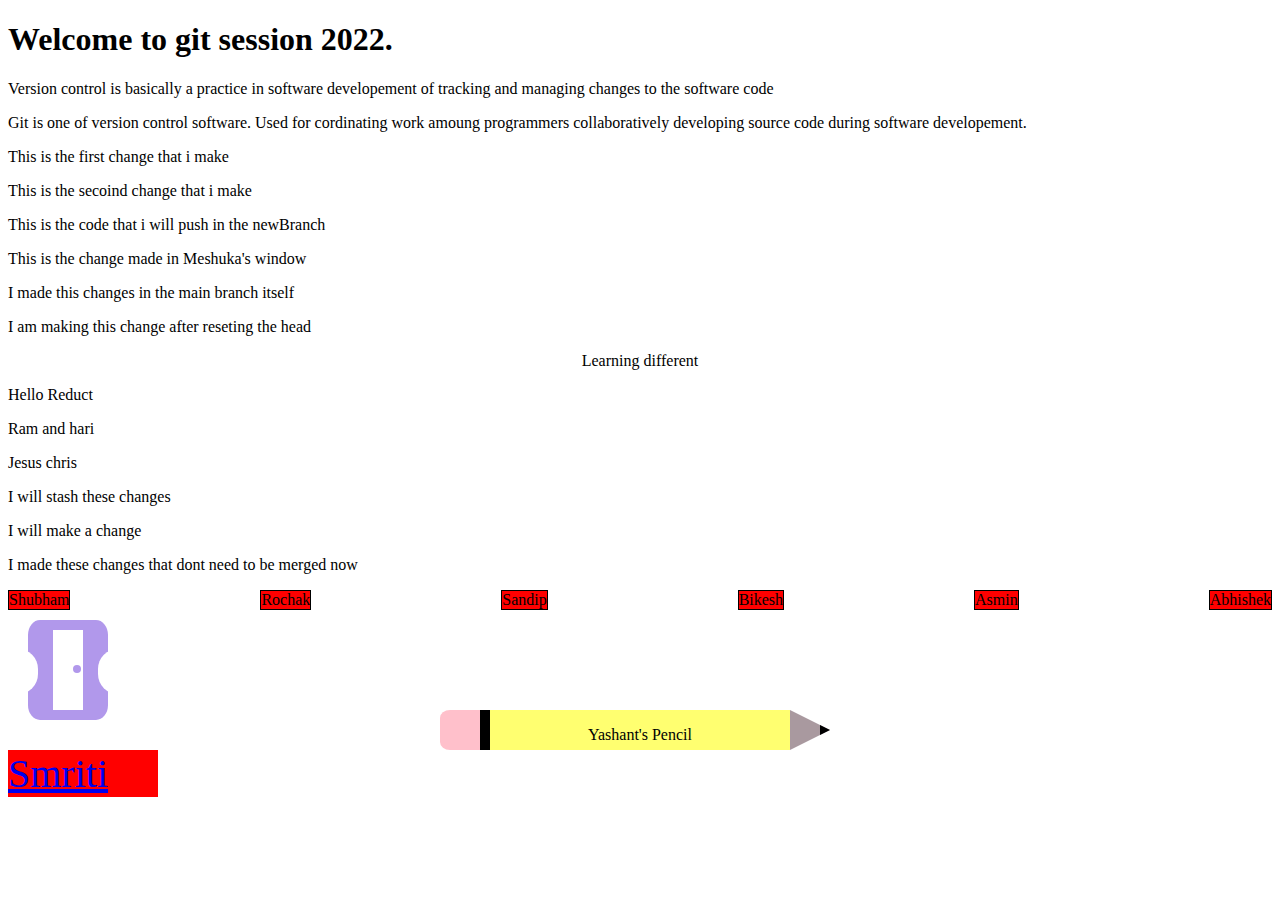
<file: index.html>
<!DOCTYPE html>
<html>

<head>

    <link rel="stylesheet" href="./index.css">



<body>
    <h1>Welcome to git session 2022.</h1>
    <p>Version control is basically a practice in software developement of tracking and managing changes to the software
        code</p>
    <p>Git is one of version control software. Used for cordinating work amoung programmers
        collaboratively developing source code during software developement.</p>
</body>
<p>This is the first change that i make</p>
<p>This is the secoind change that i make</p>
<p>This is the code that i will push in the newBranch</p>
<p>This is the change made in Meshuka's window</p>
<p>I made this changes in the main branch itself</p>
<p>I am making this change after reseting the head</p>
<p class="text-center"> Learning different</p>
<p> Hello Reduct </p>
<p>Ram and hari</p>
<p>Jesus chris</p>
<p>I will stash these changes</p>
<p>I will make a change</p>
<p>I made these changes that dont need to be merged now</p>

<!-- sharpener -->
<div class="sharpener">
    <div class="sharpener-1"></div>
    <div class="sharpener-2"></div>
    <div class="sharpener-3"></div>
    <div class="sharpener-4"></div>
</div>

<div class="colorChange">
    <div class="shubham">Shubham</div>
    <div class="rochak">Rochak</div>
    <div class="sandip">Sandip</div>
    <div class="bikesh">Bikesh</div>
    <div class="asmin">Asmin</div>
    <div class="abhishek">Abhishek</div>
   
    
</div>
<!-- Yashant loves drawing  -->
<div class="wrapper">
    <div id="eraser">
    </div>
    <div id="neck">
    </div>
    <div id="middle">
        <p class="middle"> Yashant's Pencil</p>
    </div>
    <div>
        <div class="arrow-right">
        </div>
    </div>


    <div id="tip">
    </div>
</div>
<!-- Yashant loves drawing  -->

<div class="smriti">
    <a href="smriti.html">Smriti</a>
</div>
</head>

</html>
</file>
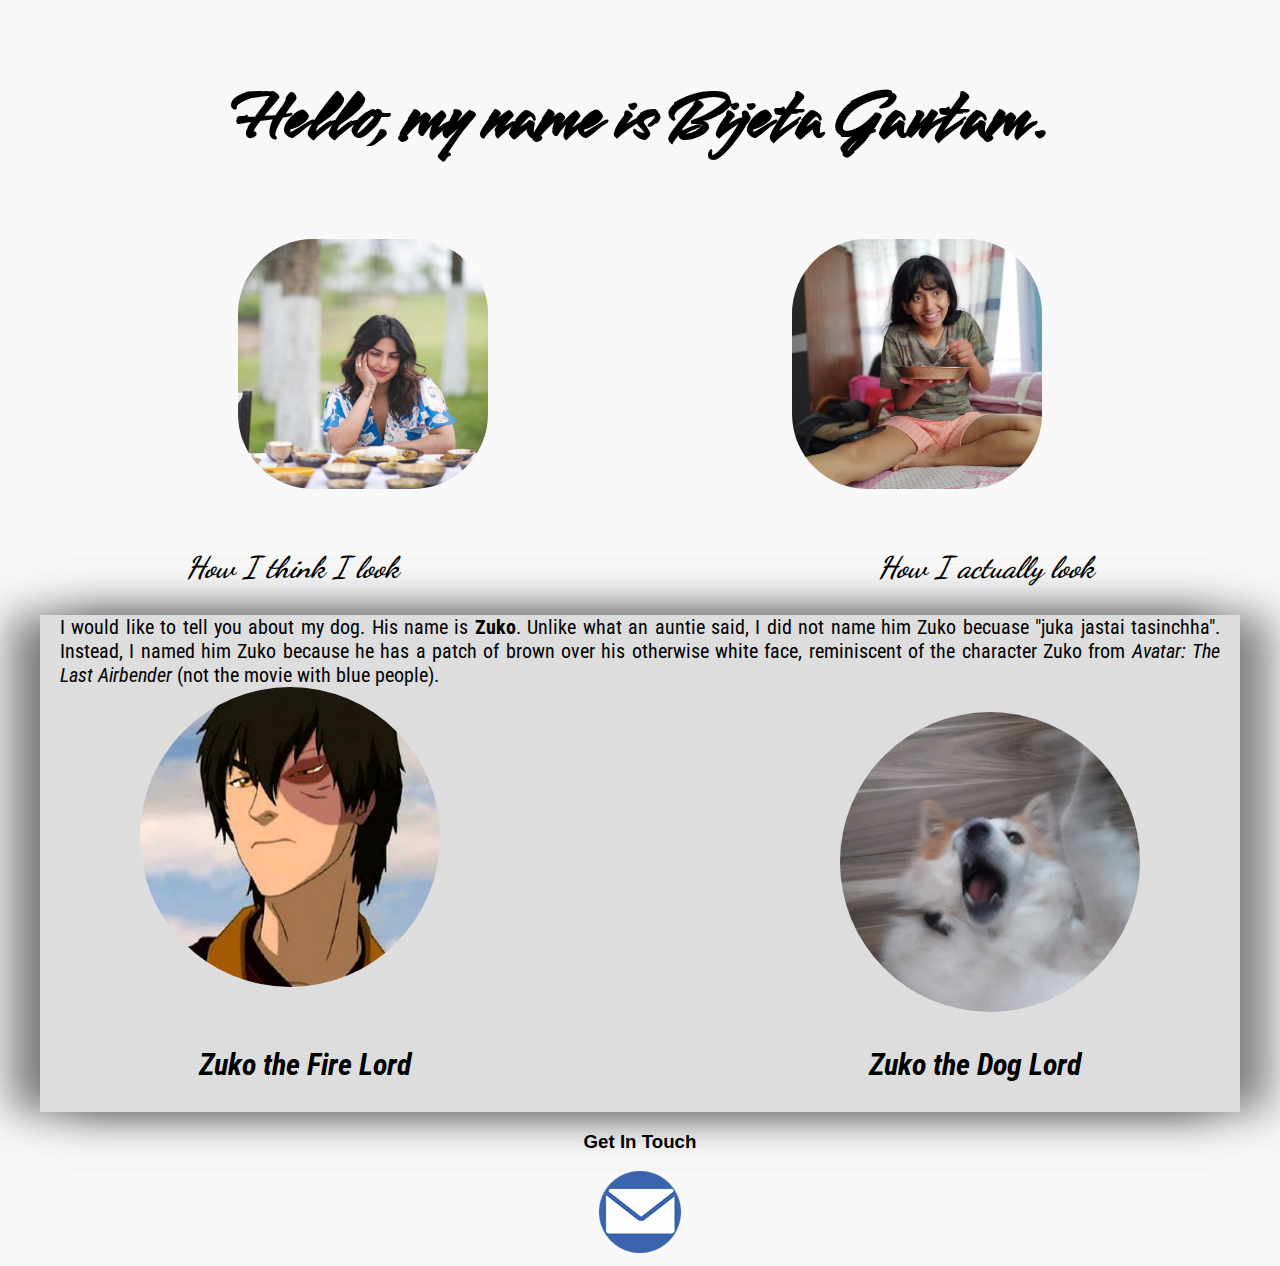
<file: bijeta.html>
<!DOCTYPE html>
<html lang="en">
<head>
    <meta charset="UTF-8">
    <meta http-equiv="X-UA-Compatible" content="IE=edge">
    <meta name="viewport" content="width=device-width, initial-scale=1.0">
    <link rel="stylesheet" href="bijeta.css">
    <title>Bijeta</title>
</head>
<body>
<main>

    <div class="introduction">
        <p> Hello, my name is Bijeta Gautam.</p>
    </div>

            <div class="PhotoLeft">
                <img src="./images/Priyanka-Chopra.jpg" alt="How I think I look">
            </div>
    
        <div class="PhotoRight">
            <img src="./images/Biz-real.jpg" alt="How I actually look">
        </div>

    <div class="CAPTION">
        <div class="Caption1">
            <p>How I think I look</p>
        </div>    
        <div class="Caption2">
            <p>How I actually look</p>
        </div>
    </div>

    <div class="guff">
        <div class="p1">I would like to tell you about my dog. His name is <b> Zuko</b>. Unlike what an auntie said, I did not name him Zuko becuase
            "juka jastai tasinchha". Instead, I named him Zuko because he has a patch of brown over his otherwise white face, reminiscent
            of the character Zuko from <i> Avatar: The Last Airbender </i> (not the movie with blue people).
        </div>

        <div class="PhotoLeftZuko">
            <img src="./images/zuko-cartoon.jpg" alt="Zuko from Avatar">
        </div>

        <div class="PhotoRightZuko">
            <img src="./images/zuko-dog.jpeg" alt="Zuko from my balcony">
        </div>

    <div class="CAPTION2">
        <div class="Caption1">
             <p>Zuko the Fire Lord</p>
         </div>    
        <div class="Caption2">
             <p>Zuko the Dog Lord</p>
        </div>

    </div>
    </div>

   <div class="contact">
        <h3>Get In Touch</h3>
        <a href="mailto: biijeta1@gmail.com"> <img src="./images/emailsmall.png" alt="" />
        </a>
    </div>
          
    

</main>
    
</body>
</html>
</file>
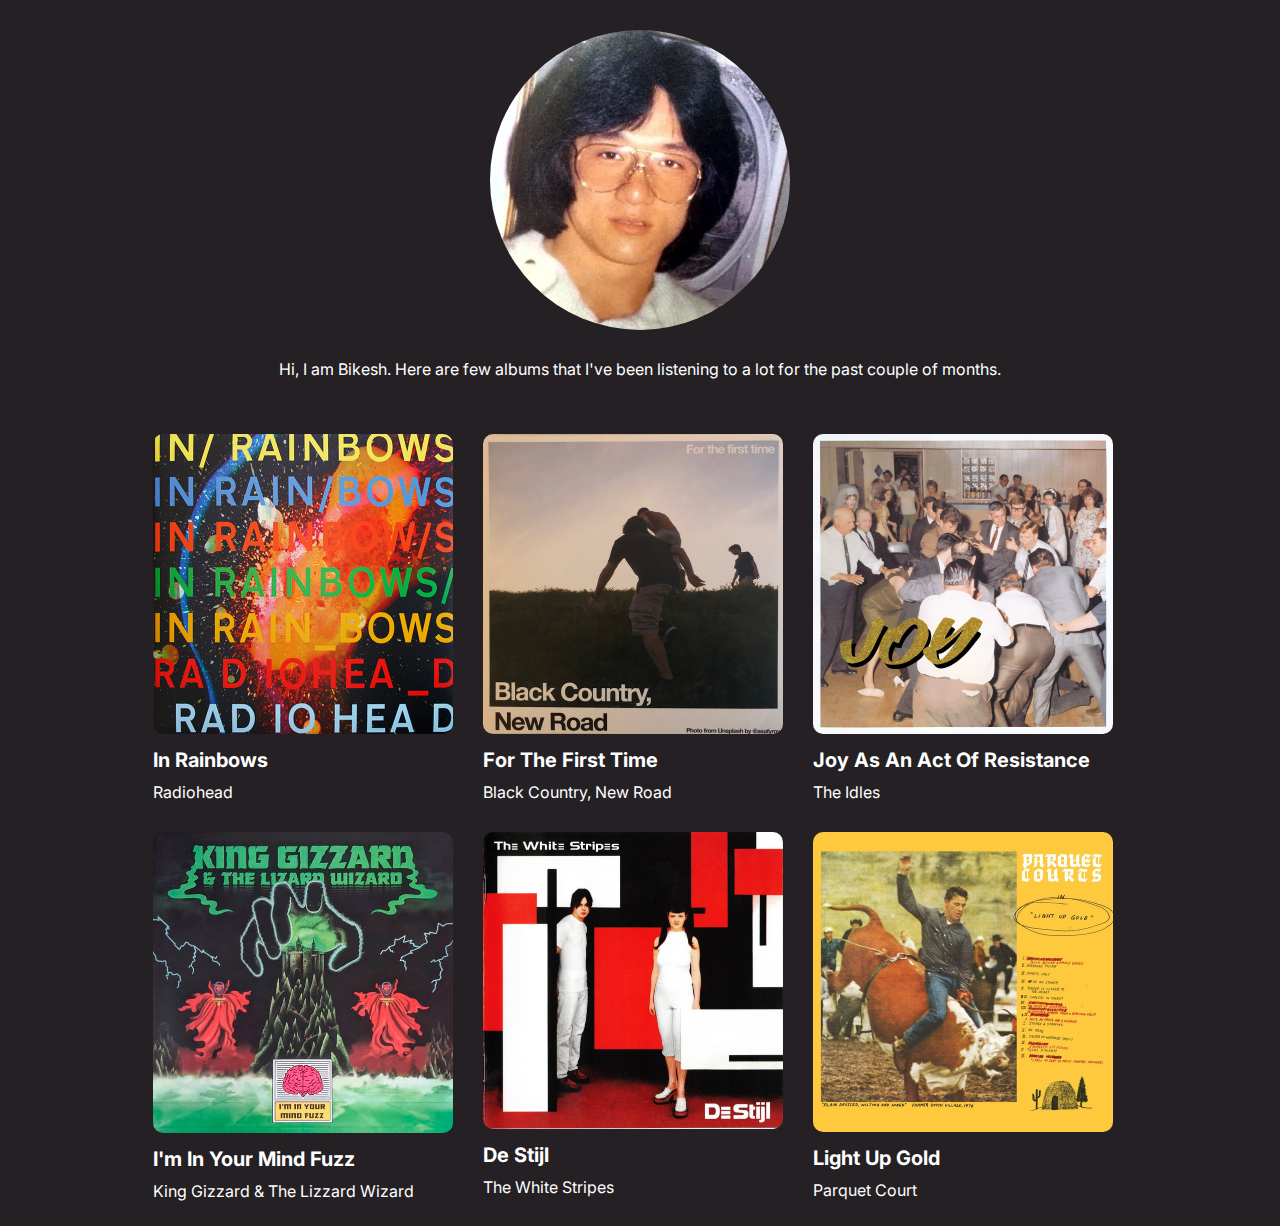
<file: bikesh.html>
<!DOCTYPE html>
<html lang="en">

<head>
    <meta charset="UTF-8">
    <meta http-equiv="X-UA-Compatible" content="IE=edge">
    <meta name="viewport" content="width=device-width, initial-scale=1.0">
    <link rel="preconnect" href="https://fonts.googleapis.com">
    <link rel="preconnect" href="https://fonts.gstatic.com" crossorigin>
    <link href="https://fonts.googleapis.com/css2?family=Inter:wght@100;200;300;400;500;600;700;800;900&display=swap"
        rel="stylesheet">
    <link rel="stylesheet" href="bikesh.css">
    <title>Bikesh</title>
</head>

<body>
    <main>
        <div class="profile">
            <div class="image-wrapper">
                <img src="./image/real_bikesh_image.jpg" alt="Photo of Bikesh circa 2022">
            </div>
            <div class="introduction">
                <p>Hi, I am Bikesh. Here are few albums that I've been listening to a lot for the past couple of months.
                </p>
            </div>
        </div>
        <div class="album-gallery">
            <div class="card">
                <div class="card-image">
                    <img src="./image/in-rainbows.jpg" alt="">
                </div>
                <p class="card-album">In Rainbows</p>
                <p class="card-artist">Radiohead</p>
            </div>
            <div class="card">
                <div class="card-image">
                    <img src="./image/for-the-first-time.jpg" alt="">
                </div>
                <p class="card-album">For The First Time</p>
                <p class="card-artist">Black Country, New Road</p>
            </div>
            <div class="card">
                <div class="card-image">
                    <img src="./image/joy.jpg" alt="">
                </div>
                <p class="card-album">Joy As An Act Of Resistance</p>
                <p class="card-artist">The Idles</p>
            </div>
            <div class="card">
                <div class="card-image">
                    <img src="./image/mind-fuzz.jpg" alt="">
                </div>
                <p class="card-album">I'm In Your Mind Fuzz</p>
                <p class="card-artist">King Gizzard & The Lizzard Wizard</p>
            </div>
            <div class="card">
                <div class="card-image">
                    <img src="./image/de-stijl.jpg" alt="">
                </div>
                <p class="card-album">De Stijl</p>
                <p class="card-artist">The White Stripes</p>
            </div>
            <div class="card">
                <div class="card-image">
                    <img src="./image/light-up-gold.jpg" alt="">
                </div>
                <p class="card-album">Light Up Gold</p>
                <p class="card-artist">Parquet Court</p>
            </div>
        </div>
    </main>
</body>

</html>
</file>
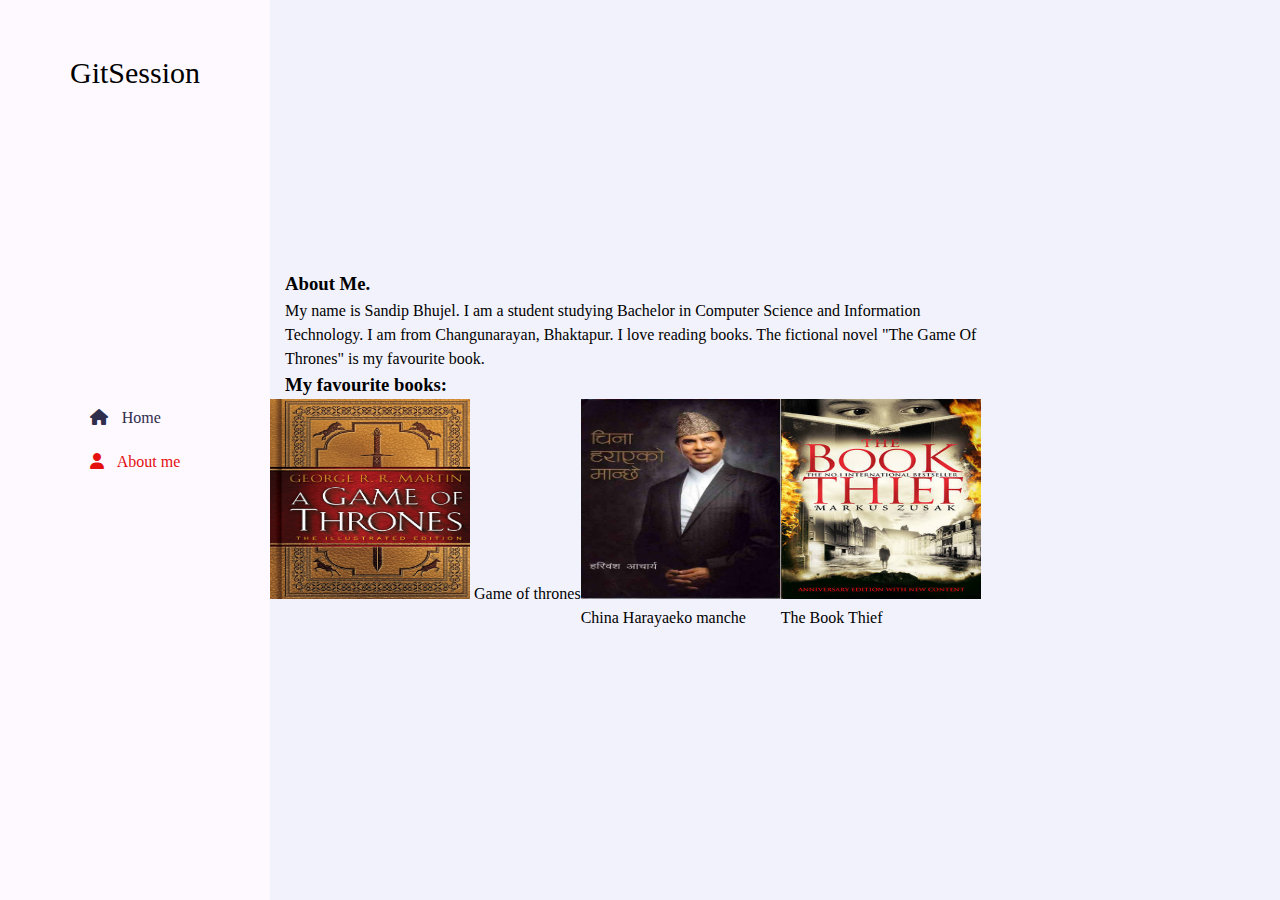
<file: sandip.html>
<!DOCTYPE html>
<html lang="en">
    <head>
        <meta charset="UTF-8">
        <meta name="viewport" content="width=device-width, initial-scale=1.0">
        <link rel="stylesheet" href="https://cdn.jsdelivr.net/npm/bootstrap@4.5.3/dist/css/bootstrap.min.css" integrity="sha384-TX8t27EcRE3e/ihU7zmQxVncDAy5uIKz4rEkgIXeMed4M0jlfIDPvg6uqKI2xXr2" crossorigin="anonymous">
        <link rel="stylesheet" href="https://cdnjs.cloudflare.com/ajax/libs/font-awesome/6.1.1/css/all.min.css">
        <link rel="stylesheet" href="./sandip.css">
        <title>Sandip</title>
    </head>
    <body>
        <div class="main-container">
            <div class="aside">
                <div class="logo">
                    <a href="./index.html"><span>Git</span>Session</a>
                </div>
               <nav class="nav">
                <ul>
                    <li><a href="./index.html"><i class="fa fa-home"></i> Home</a></li>
                    <li><a href="./sandip.html" class="active"><i class="fa fa-user"></i> About me</a></li>
                </ul>
               </nav>
            </div>
            <div class="main-content">
                <section class="home section">
                    <div class="container">
                        <div class="row">
                            <div class="home-info">
                                <h3 class="hello">
                                    About Me.
                                </h3>
                                <p>My name is Sandip Bhujel. I am a student studying Bachelor in Computer Science and Information Technology.
                                    I am from Changunarayan, Bhaktapur. I love reading books. The fictional novel "The Game Of Thrones"
                                    is my favourite book.
                                </p>
                                <div class="books">
                                    <h3>My favourite books:</h3>
                                    <div class="row">
                                        <div class="col-lg-4">
                                            <img src="./images/book1.jpg" class="book-image"  width="200" height="200"alt="">
                                            Game of thrones</div>
                                        <div class="col-lg-4"><img src="./images/book2.png" class="book-image"  width="200" height="200"alt=""><div>China Harayaeko manche</div></div>
                                        <div class="col-lg-4"><img src="./images/book33.jpg" class="book-image"  width="200" height="200"alt=""><div>The Book Thief</div></div>
                                    </div>
                                </div>
                            </div>
                            <!--<div class="my-img">
                                <img src="./images/sandip.jpg" alt="">
                            </div>-->
                        </div>
                    </div>
                </section>
            </div>
        </div>
    </body>
</html>
</file>
<file: index.css>
.sharpener{
    position:absolute;
    margin-left:20px;
    width:80px;
    height:100px;
    background:rgb(163, 8, 8);
    border-radius:15%;
    margin-top: 30px;
    position: absolute;
    margin-left: 20px;
    width: 80px;
    height: 100px;
    background: rgb(177 152 235);
    border-radius: 15%;
  }
  .smriti{
    font-size: 40px;
    background-color: red;
    width: 150px;
  }
  
  .sharpener-1{
    position:absolute;
    margin-left:25px;
    margin-top:10px;
    width:30px;
    height:80px;
    background:white;
  }
  
  .sharpener-2{
    position:absolute;
    margin-left:45px;
    margin-top:45px;
    width:8px;
    height:8px;
    background:rgb(177 152 235);
    border-radius:100%
  }
  .sharpener-3{
    position:absolute;
    margin-left:-30px;
    margin-top:29px;
    width:40px;
    height:45px;
    background:#FFF;
    border-top-right-radius: 20px;
    border-bottom-right-radius: 20px;
  }
  
  .sharpener-4{
    position:absolute;
    margin-left:70px;
    margin-top:29px;
    width:40px;
    height:45px;
    background:#FFF;
    border-top-left-radius: 20px;
    border-bottom-left-radius: 20px;
  }

.middle {
  text-align: center;
}
.wrapper {
  margin: auto;
  margin-top: 100px;
  width: 400px;
  height: 40px;
}

#eraser {
  float: left;
  width: 50px;
  height: 40px;
  border-radius: 20%;
  background-color: pink;
}

#neck {
  float: left;
  margin-left: -10px;
  height: 40px;
  width: 10px;
  background-color: black;
}

#middle {
  float: left;
  height: 40px;
  width: 300px;
  background-color: #ffff70;
}

.arrow-right {
  float: left;
  width: 0;
  height: 0;
  border-top: 20px solid transparent;
  border-bottom: 20px solid transparent;
  border-left: 40px solid #a9999f;
}

#tip {
  margin-top: 15px;
  width: 0;
  height: 0;
  margin-left: -10px;
  border-top: 5px solid transparent;
  border-bottom: 5px solid transparent;
  border-left: 10px solid black;
  display: inline-block;
}
.bikesh {
  background-color: green;
}

.colorChange{
  display: flex;
  flex-direction: row;
  justify-content: space-between;
}

.colorChange .shubham{
  border: 1px solid black;
  background: red;
}

.colorChange .asmin{
  border: 1px solid black;
  background: red;
}

.colorChange .abhishek{
  border: 1px solid black;
  background: red;
}

.colorChange .rochak{
  border: 1px solid black;
  background: red;
}

.colorChange .sandip{
  border: 1px solid black;
  background: red;
}

.colorChange .bikesh{
  border: 1px solid black;
  background: red;
}

.text-center{
  text-align: center;
}
</file>
<file: bijeta.css>
@import url('https://fonts.googleapis.com/css?family=Yanone+Kaffeesatz');
@import url('https://fonts.googleapis.com/css?family=Stoke');
@import url('https://fonts.googleapis.com/css?family=Smooch');
@import url('https://fonts.googleapis.com/css?family=Dancing+Script');
@import url('https://fonts.googleapis.com/css?family=Roboto+Condensed');


body {
    background-color: rgb(248, 248, 248);
    font-family: "Inter", sans-serif;

  }

.PhotoLeft {
    margin-bottom: 25px;
  }
  .PhotoLeft > img {
    width: 250px;
    border-radius: 30%;
    aspect-ratio: 1;
    object-fit: cover;
    float: left;
    margin-left: 230px;
  }

  .PhotoRight {
    margin-bottom: 25px;
  }
  .PhotoRight > img {
    width: 250px;
    border-radius: 30%;
    aspect-ratio: 1;
    object-fit: cover;
    float: right;
    margin-right: 230px;
  }

  .introduction {
    text-align: center;
    font-weight: bold;
    font-size: 70px;
    font-family: 'Smooch', sans-serif;
  }

  .CAPTION {
    display: flex;
    flex-direction: row;
    justify-content: space-evenly;
    margin-top: 350px;
    font-family: 'Dancing Script', sans-serif;
    font-weight: bold;
  }

  .CAPTION2 {
    display: flex;
    flex-direction: row;
    justify-content: space-evenly;
    margin-top: 330px;
    font-weight: bold;
  }

  .Caption1 {
    float: left;
    font-style: italic;
    font-size: 30px;
    margin-right: 300px;
  }

  .Caption2 {
    float: right;
    font-style: italic;
    font-size: 30px;
  }

  .guff {
    max-width: 1200px;
  margin: auto;
  box-shadow: 30px 0px 40px rgba(42, 43, 42, 0.566),
    -30px 0px 40px rgba(51, 52, 51, 0.619);
    font-family: 'Roboto Condensed', sans-serif;
    font-size: 20px;
    text-align: justify;
    background-color: rgba(105, 109, 106, 0.193);
  }

  .p1 {
    margin: 0px 20px 0px;
    }

  .PhotoLeftZuko {
    margin-bottom: 25px;
  }
  .PhotoLeftZuko > img {
    width: 300px;
    border-radius: 50%;
    aspect-ratio: 1;
    object-fit: cover;
    float: left;
    margin-left: 100px;
  }

  .PhotoRightZuko {
    margin-bottom: 25px;
  }
  .PhotoRightZuko > img {
    width: 300px;
    border-radius: 50%;
    aspect-ratio: 1;
    object-fit: cover;
    float: right;
    margin-right: 100px;
  }


  .contact {
    text-align: center;
  }
</file>
<file: bikesh.css>
* {
  margin: 0;
  padding: 0;
  box-sizing: border-box;
}
body {
  font-family: "Inter", sans-serif;
  font-size: 16px;
  background-color: #242024;
  color: white;
}
.profile {
  display: flex;
  flex-direction: column;
  justify-content: center;
  align-items: center;
  padding: 30px;
}
.image-wrapper {
  margin-bottom: 25px;
}
.image-wrapper > img {
  width: 300px;
  border-radius: 50%;
  aspect-ratio: 1;
  object-fit: cover;
  object-position: right;
}
.album-gallery {
  padding: 25px;
  display: flex;
  flex-wrap: wrap;
  gap: 30px;
  width: 80%;
  margin: 0 auto;
}
/* .card {
  flex-basis: 30%;
} */
.card-image {
  width: 300px;
  margin-bottom: 10px;
}
.card-image > img {
  width: 100%;
  height: auto;
  border-radius: 10px;
}
.card-album {
  font-size: 20px;
  font-weight: 700;
  margin-bottom: 10px;
}
</file>
<file: sandip.css>
:root{
    --bg-color-900: #f2f2fc;
    --bg-color-100: #fdf9ff;
    --bg-color-50: #e8dfdc;
    --text-black-900: #302e4d;
}
*{
    padding: 0;
    margin: 0;
    outline: none;
    text-decoration: none;
    box-sizing: border-box;
}
body{
    padding: 0;
    margin: 0;
    line-height: 1.5;
    font-size: 16px;
}
section{
    background: var(--bg-color-900);
    min-height: 100vh;
    display: block;
    position: fixed;
    left: 270px;
    top: 0;
    right: 0;
    opacity: 1;
    z-index: 10;
}
.container{
    max-width: 1100px;
    width: 100%;
    margin: auto;
}
.row{
    display: flex;
    flex-wrap: wrap;
    margin-left: -15px;
    margin-right: -15px;
    position: relative;
}
ul{
    list-style: none;
}
a{
    text-decoration: none;
}
.aside{
    width: 270px;
    background: var(--bg-color-100);
    position: fixed;
    left: 0;
    top: 0;
    z-index: 10;
    height: 100%;
    padding: 30px;
    display: flex;
    justify-content: center;
    align-items: center;
}
.aside .logo{
    position: absolute;
    top: 50px;
    font-size: 30px;

}
.aside .logo a{
    text-decoration: none;
    color: #000000;
    padding: 15px 20px;
    position: relative;
}
.aside .nav{
    margin: 50px;
}
.aside .nav li{
    margin-bottom: 20px;
    display: block;
}
.aside .nav a{
    text-decoration: none;
    color: var(--text-black-900);
}
.aside .nav li a.active{
    color: #e40f0f;
    border-bottom: #1b018f;
}
.aside .nav li a i{
    margin-right: 10px;
}
.home{
    min-height: 100vh;
    display: flex;
    padding-left: 30px;
}
.home .home-info{
    flex: 0 0 100%;
    max-width: 70%;
}
.home .my-img img{
    height: 400px;
}
</file>
